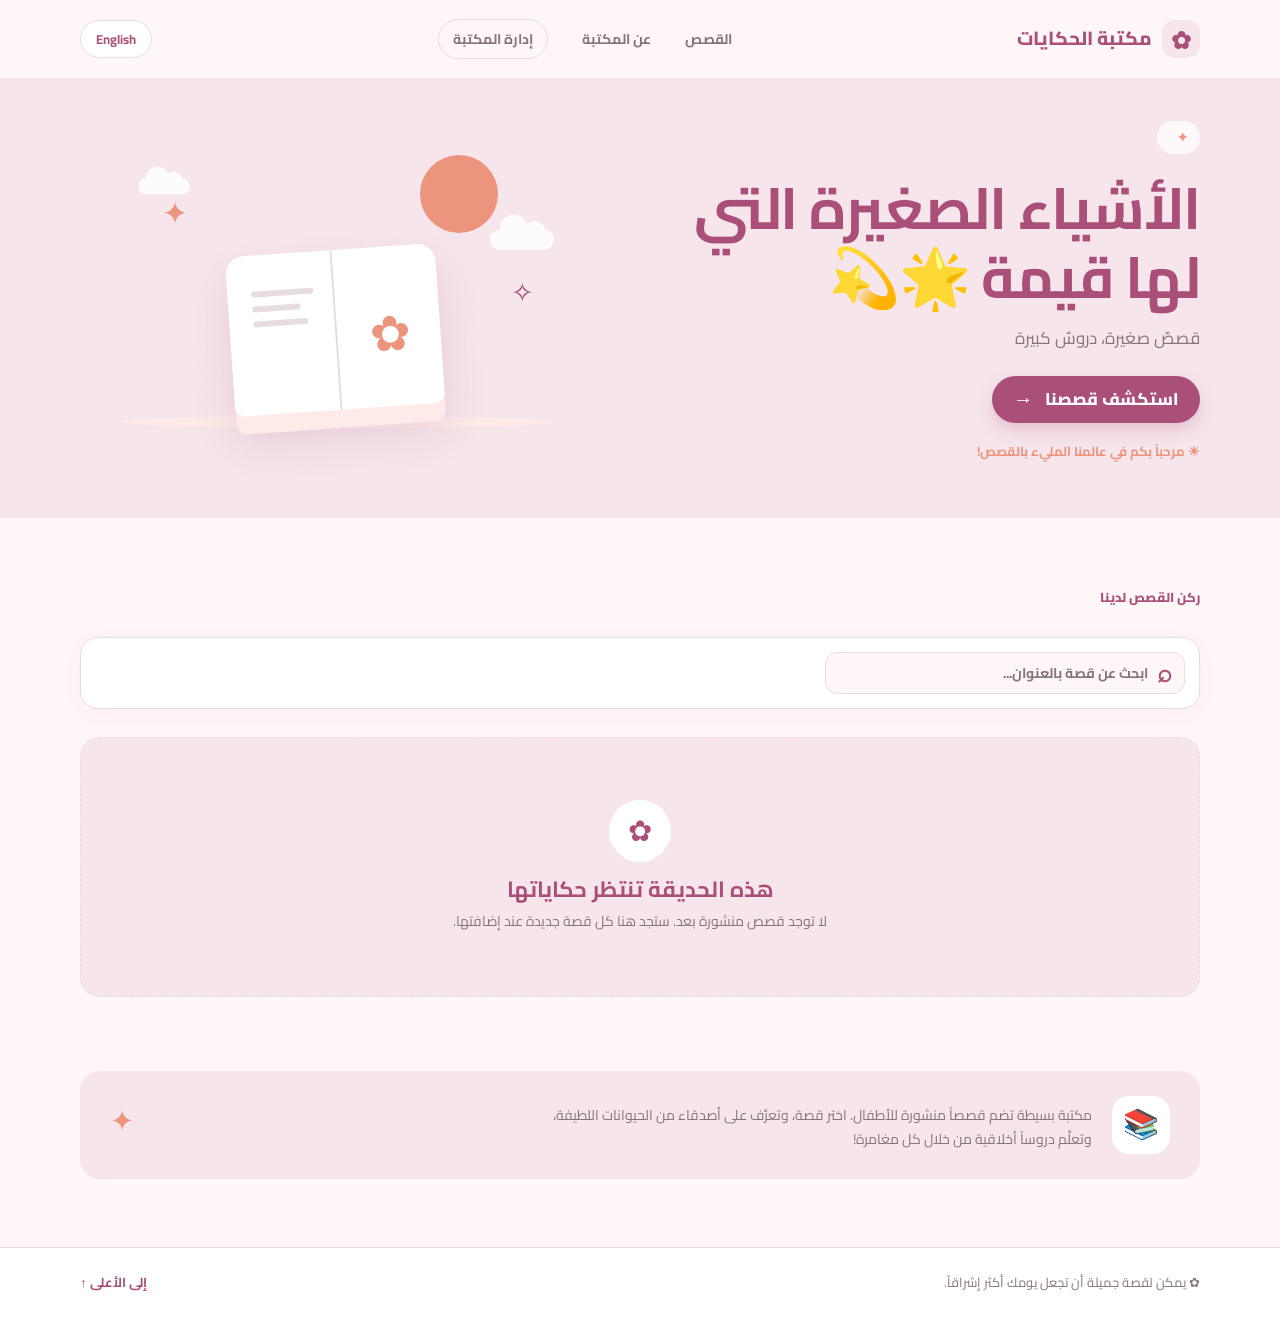
<file: index.html>
<!doctype html>
<html lang="ar" dir="rtl">
<head>
<meta charset="utf-8">
<meta name="viewport" content="width=device-width, initial-scale=1, viewport-fit=cover">
<meta name="theme-color" content="#fff9ee">
<meta name="description" content="مكتبة قصص للأطفال بالعربية والإنجليزية">
<title>مكتبة الحكايات</title>
<link rel="preconnect" href="https://fonts.googleapis.com">
<link rel="preconnect" href="https://fonts.gstatic.com" crossorigin>
<link rel="stylesheet" href="https://fonts.googleapis.com/css2?family=Cairo:wght@400;500;600;700;800&family=Fredoka:wght@400;500;600;700&display=swap">
<link rel="stylesheet" href="style.css">
</head>
<body id="top">
<header class="site-header">
  <div class="container nav-row">
    <a class="brand" href="index.html" data-i18n-aria="homeLabel" aria-label="الصفحة الرئيسية لمكتبة الحكايات">
      <span class="brand-mark" aria-hidden="true">✿</span>
      <span data-site-text="siteName">مكتبة الحكايات</span>
    </a>
    <nav class="main-nav" aria-label="Main navigation" data-i18n-aria="navLabel">
      <a href="#stories" data-i18n="navStories">القصص</a>
      <a href="#about" data-i18n="navAbout">عن المكتبة</a>
      <a class="nav-admin" href="admin.html" data-i18n="navAdmin">إدارة المكتبة</a>
    </nav>
    <button type="button" id="lang-btn" class="lang-btn" data-i18n="langBtn">English</button>
  </div>
</header>

<p class="site-config-warning container" id="site-config-warning" role="status" data-i18n="siteConfigLoadError" hidden>تعذر تحميل إعدادات المظهر المحفوظة. تُعرض الألوان الافتراضية مؤقتًا.</p>

<main>
  <section class="welcome">
    <div class="container welcome-grid">
      <div class="welcome-copy">
        <span class="eyebrow"><span aria-hidden="true">✦</span> <span data-site-text="eyebrow">قصص للأطفال بقلم كاتبها</span></span>
        <h1 data-site-text="heroTitle">هيا نكتشف حكاية جميلة</h1>
        <p class="lead" data-site-text="heroSubtitle">كتب صغيرة لقلوب كبيرة. اختر حكاية، افتحها واقرأها قبل النوم.</p>
        <a class="btn" href="#stories"><span data-site-text="browse">تصفّح الكتب</span><span aria-hidden="true">←</span></a>
        <div class="welcome-note"><span aria-hidden="true">☀</span> <span data-site-text="welcomeText">اقرأ، تخيّل، واستمتع!</span></div>
      </div>
      <div class="welcome-art" aria-hidden="true">
        <div class="art-sun"></div><span class="art-star star-one">✦</span><span class="art-star star-two">✧</span>
        <div class="art-cloud cloud-one"></div><div class="art-cloud cloud-two"></div>
        <div class="art-book"><span></span><span></span><span></span><i>✿</i></div>
        <div class="art-ground"></div>
      </div>
    </div>
  </section>

  <section class="library-section" id="stories" aria-labelledby="shelf-title">
    <div class="container">
      <div class="section-heading">
        <div><span class="section-kicker" data-site-text="sectionKicker">رفّنا الصغير</span><h2 id="shelf-title" data-site-text="shelfTitle">رفّ الكتب</h2></div>
        <p class="section-intro" data-site-text="sectionIntro">اختر حكايتك القادمة من هنا</p>
      </div>
      <div class="library-tools">
        <label class="search-box"><span aria-hidden="true">⌕</span><span class="sr-only" data-i18n="searchLabel">ابحث عن قصة بالعنوان</span>
          <input id="story-search" type="search" autocomplete="off" data-i18n-ph="searchPlaceholder" placeholder="ابحث عن قصة بالعنوان...">
        </label>
        <div class="chips" id="chips" role="group" data-i18n-aria="filterLabel" aria-label="تصفية حسب العمر"></div>
      </div>
      <div id="shelf-wrap" aria-live="polite" aria-busy="true"></div>
    </div>
  </section>

  <section class="quote-section" id="quote-section" hidden>
    <div class="container"><figure class="quote-card"><span class="quote-mark" aria-hidden="true">“</span><blockquote id="featured-quote-text"></blockquote><figcaption id="featured-quote-author" hidden></figcaption></figure></div>
  </section>

  <section class="about-section" id="about">
    <div class="container about-card"><span class="about-icon" aria-hidden="true">📚</span><div><h2 data-site-text="aboutTitle">مرحبًا بك في مكتبة الحكايات</h2><p data-site-text="aboutText">مكتبة بسيطة تجمع القصص المنشورة للصغار. اختر قصة، تعرّف عليها، ثم افتح كتابها لبدء القراءة.</p></div><span class="about-spark" aria-hidden="true">✦</span></div>
  </section>
</main>

<footer class="site-footer"><div class="container footer-row"><span><span aria-hidden="true">✿</span> <span data-site-text="footer">حكاية جميلة قد تجعل يومك أجمل.</span></span><a href="#top" data-i18n="backTop">إلى الأعلى ↑</a></div></footer>

<script src="i18n.js"></script>
<script src="site-config.js"></script>
<script>
(function () {
  var $ = function (id) { return document.getElementById(id); };
  var books = [], categoryFilter = "all", query = "", state = "loading";
  var siteConfig = SiteConfig.defaults();
  function applySiteConfig() { SiteConfig.apply(siteConfig); }
  function node(tag, attrs, children) {
    var el = document.createElement(tag);
    Object.keys(attrs || {}).forEach(function (key) {
      if (key === "class") el.className = attrs[key];
      else if (key === "text") el.textContent = attrs[key];
      else if (key.slice(0, 2) === "on") el.addEventListener(key.slice(2), attrs[key]);
      else el.setAttribute(key, attrs[key]);
    });
    (children || []).forEach(function (child) { if (child) el.appendChild(child); });
    return el;
  }
  function ageLabel(age) { var key = "age_" + age; return I18N.t(key) === key ? age : I18N.t(key); }
  function categoryOf(book) {
    if (typeof book.category === "string" && book.category.trim()) return { id: "category:" + book.category.trim(), label: I18N.pick(book, "category") };
    if (book.age) return { id: "age:" + book.age, label: ageLabel(book.age) };
    return null;
  }
  function cover(book, title) {
    var el = node("div", { class: "cover-art" });
    var placeholder = node("div", { class: "cover-placeholder" }, [node("span", { class: "cover-flower", text: "✿" }), node("b", { text: title })]);
    el.appendChild(placeholder);
    if (book.cover) {
      var img = node("img", { src: book.cover, alt: I18N.t("coverAlt") + title, loading: "lazy" });
      img.addEventListener("load", function () { el.classList.add("has-image"); });
      img.addEventListener("error", function () { img.remove(); });
      el.appendChild(img);
    }
    return el;
  }
  function card(book) {
    var title = I18N.pick(book, "title") || I18N.t("untitledStory");
    var summary = I18N.pick(book, "summary");
    var link = "story.html?id=" + encodeURIComponent(book.id || "");
    var open = node("a", { class: "story-open", href: link, text: I18N.t("storyDetails") });
    var items = [cover(book, title), node("div", { class: "story-card-content" }, [
      categoryOf(book) ? node("span", { class: "age-tag", text: categoryOf(book).label }) : null,
      node("h3", { text: title }),
      summary ? node("p", { class: "summary", text: summary }) : node("p", { class: "summary muted", text: I18N.t("summaryUnavailable") }),
      open
    ])];
    return node("article", { class: "story-card" }, items);
  }
  function render() {
    var categories = [];
    books.forEach(function (book) { var category = categoryOf(book); if (category && !categories.some(function (item) { return item.id === category.id; })) categories.push(category); });
    var chips = $("chips"); chips.textContent = "";
    if (categories.length) {
      [{ id: "all", label: I18N.t("all") }].concat(categories).forEach(function (value) {
        chips.appendChild(node("button", { class: "chip", type: "button", "aria-pressed": String(categoryFilter === value.id), text: value.label, onclick: function () { categoryFilter = value.id; render(); } }));
      });
    }
    var term = query.trim().toLocaleLowerCase(I18N.lang === "ar" ? "ar" : "en");
    var matches = books.filter(function (book) {
      var title = I18N.pick(book, "title");
      var otherTitle = I18N.lang === "en" ? (book.title || "") : (book.titleEn || "");
      var hasTitle = !term || (title + " " + otherTitle).toLocaleLowerCase().indexOf(term) !== -1;
      var category = categoryOf(book);
      return hasTitle && (categoryFilter === "all" || (category && category.id === categoryFilter));
    });
    var wrap = $("shelf-wrap"); wrap.textContent = ""; wrap.setAttribute("aria-busy", String(state === "loading"));
    if (!matches.length) {
      var key = state === "loading" ? "loading" : state === "error" ? "loadFail" : books.length ? "noSearchResults" : "emptyMsg";
      wrap.appendChild(node("div", { class: "empty-state" }, [node("span", { class: "empty-icon", "aria-hidden": "true", text: key === "noSearchResults" ? "⌕" : "✿" }), node("h3", { text: I18N.t(key === "loading" ? "loadingTitle" : key === "error" ? "loadErrorTitle" : key === "noSearchResults" ? "noResultsTitle" : "emptyTitle") }), node("p", { text: I18N.t(key) }), term && books.length ? node("button", { class: "text-button", type: "button", text: I18N.t("clearSearch"), onclick: function () { $("story-search").value = ""; query = ""; categoryFilter = "all"; render(); } }) : null]));
    } else {
      wrap.appendChild(node("div", { class: "story-grid" }, matches.map(card)));
    }
  }
  $("story-search").addEventListener("input", function (event) { query = event.target.value; render(); });
  I18N.on(function () { applySiteConfig(); render(); });
  applySiteConfig();
  SiteConfig.load().then(function (settings) { siteConfig = settings; applySiteConfig(); }).catch(function () {
    document.getElementById("site-config-warning").hidden = false;
  });
  render();
  fetch("books.json?v=" + Date.now()).then(function (response) { if (!response.ok) throw new Error(response.status); return response.json(); }).then(function (data) { books = Array.isArray(data) ? data : []; state = "ready"; render(); }).catch(function () { books = []; state = "error"; render(); });
})();
</script>
</body>
</html>
</file>
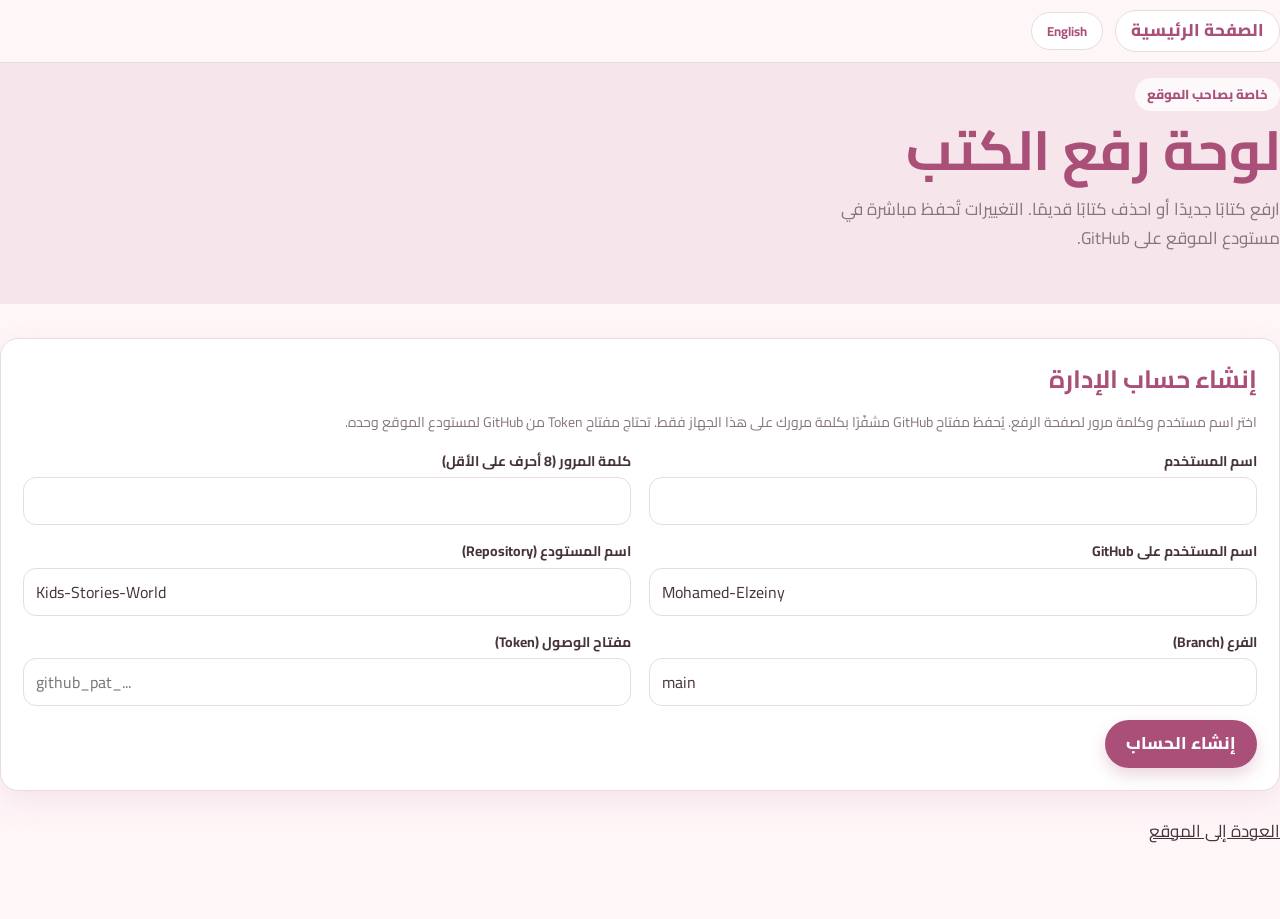
<file: admin.html>
<!doctype html>
<html lang="ar" dir="rtl">
<head>
<meta charset="utf-8">
<meta name="viewport" content="width=device-width, initial-scale=1, viewport-fit=cover">
<meta name="robots" content="noindex, nofollow">
<title>لوحة رفع الكتب</title>
<link rel="preconnect" href="https://fonts.googleapis.com">
<link rel="preconnect" href="https://fonts.gstatic.com" crossorigin>
<link rel="stylesheet" href="https://fonts.googleapis.com/css2?family=Cairo:wght@400;600;700&family=Fredoka:wght@500;600&family=Lalezar&display=swap">
<link rel="stylesheet" href="style.css">
</head>
<body>
<span id="admin-marker" hidden></span>

<header class="topbar">
  <div class="band-inner">
    <a class="admin-home-link" href="index.html" data-i18n="homePage">الصفحة الرئيسية</a>
    <button type="button" id="lang-btn" class="lang-btn" data-i18n="langBtn">English</button>
  </div>
</header>

<div class="hero slim">
  <div class="band-inner">
    <div class="hero-text">
      <p class="eyebrow" data-i18n="aEyebrow">خاصة بصاحب الموقع</p>
      <h1 data-i18n="adminTitle">لوحة رفع الكتب</h1>
      <p class="lead" data-i18n="aLead">ارفع كتابًا جديدًا أو احذف كتابًا قديمًا.</p>
    </div>
  </div>
</div>

<main>
  <div class="band-inner">

    <!-- شاشة الدخول / الإعداد -->
    <section class="panel" id="lock-screen" aria-labelledby="lock-title">
      <h2 id="lock-title"></h2>
      <p class="note" id="lock-note"></p>
      <form id="lock-form" novalidate autocomplete="off">
        <div class="field">
          <label for="l-user" data-i18n="lUser">اسم المستخدم</label>
          <input type="text" id="l-user" dir="ltr" autocomplete="username">
        </div>
        <div class="field">
          <label for="l-pass" id="l-pass-label" data-i18n="lPass">كلمة المرور</label>
          <input type="password" id="l-pass" dir="ltr" autocomplete="current-password">
        </div>
        <div class="field setup-only">
          <label for="c-owner" data-i18n="cOwner">اسم المستخدم على GitHub</label>
          <input type="text" id="c-owner" dir="ltr" autocomplete="off" value="Mohamed-Elzeiny" placeholder="username">
        </div>
        <div class="field setup-only">
          <label for="c-repo" data-i18n="cRepo">اسم المستودع</label>
          <input type="text" id="c-repo" dir="ltr" autocomplete="off" value="Kids-Stories-World" placeholder="repository">
        </div>
        <div class="field setup-only">
          <label for="c-branch" data-i18n="cBranch">الفرع</label>
          <input type="text" id="c-branch" dir="ltr" autocomplete="off" value="main">
        </div>
        <div class="field setup-only">
          <label for="c-token" data-i18n="cToken">مفتاح الوصول</label>
          <input type="password" id="c-token" dir="ltr" autocomplete="off" placeholder="github_pat_...">
        </div>
        <div class="form-foot">
          <button class="btn" type="submit" id="l-submit"></button>
          <button class="btn small" type="button" id="l-reconfigure" data-i18n="lReconfigure" hidden>تغيير مستودع GitHub</button>
          <button class="btn small danger" type="button" id="l-reset" data-i18n="lReset">نسيت كلمة المرور أو أريد البدء من جديد</button>
          <p class="status" id="l-status" role="status" aria-live="polite"></p>
        </div>
      </form>
    </section>

    <!-- لوحة الإدارة بعد الدخول -->
    <div id="app-screen" hidden>
      <section class="panel settings-panel" aria-labelledby="settings-title">
        <div class="section-head"><h2 id="settings-title" data-i18n="siteSettingsTitle">إعدادات الموقع</h2></div>
        <p class="note" data-i18n="settingsNote">تُحفظ الإعدادات في site-config.json عبر GitHub عند الضغط على حفظ.</p>
        <form id="site-settings-form" class="settings-form">
          <fieldset class="settings-group"><legend data-i18n="settingsIdentity">هوية الموقع</legend>
            <div class="settings-fields">
              <div class="field"><label for="setting-name-ar" data-i18n="siteNameAr">اسم الموقع بالعربية</label><input id="setting-name-ar" type="text" maxlength="100"></div>
              <div class="field"><label for="setting-name-en" data-i18n="siteNameEn">اسم الموقع بالإنجليزية</label><input id="setting-name-en" type="text" dir="ltr" maxlength="100"></div>
            </div>
          </fieldset>
          <fieldset class="settings-group"><legend data-i18n="settingsHomeText">نصوص الصفحة الرئيسية</legend>
            <div class="settings-fields">
              <div class="field"><label for="setting-eyebrow-ar" data-i18n="settingEyebrow">عبارة ترحيبية قصيرة (عربي)</label><input id="setting-eyebrow-ar" type="text" maxlength="250"></div><div class="field"><label for="setting-eyebrow-en" data-i18n="settingEyebrowEn">Short intro (English)</label><input id="setting-eyebrow-en" type="text" dir="ltr" maxlength="250"></div>
              <div class="field"><label for="setting-heroTitle-ar" data-i18n="settingHeroTitleAr">العنوان الرئيسي (عربي)</label><input id="setting-heroTitle-ar" type="text" maxlength="250"></div><div class="field"><label for="setting-heroTitle-en" data-i18n="settingHeroTitleEn">Main heading (English)</label><input id="setting-heroTitle-en" type="text" dir="ltr" maxlength="250"></div>
              <div class="field"><label for="setting-heroSubtitle-ar" data-i18n="settingSubtitleAr">العنوان الفرعي (عربي)</label><textarea id="setting-heroSubtitle-ar" maxlength="1000"></textarea></div><div class="field"><label for="setting-heroSubtitle-en" data-i18n="settingSubtitleEn">Subtitle (English)</label><textarea id="setting-heroSubtitle-en" dir="ltr" maxlength="1000"></textarea></div>
              <div class="field"><label for="setting-welcomeText-ar" data-i18n="settingWelcomeAr">نص ترحيبي (عربي)</label><input id="setting-welcomeText-ar" type="text" maxlength="250"></div><div class="field"><label for="setting-welcomeText-en" data-i18n="settingWelcomeEn">Welcome text (English)</label><input id="setting-welcomeText-en" type="text" dir="ltr" maxlength="250"></div>
              <div class="field"><label for="setting-browse-ar" data-i18n="settingBrowseAr">نص زر القصص (عربي)</label><input id="setting-browse-ar" type="text" maxlength="100"></div><div class="field"><label for="setting-browse-en" data-i18n="settingBrowseEn">Stories button (English)</label><input id="setting-browse-en" type="text" dir="ltr" maxlength="100"></div>
              <div class="field"><label for="setting-sectionKicker-ar" data-i18n="settingKickerAr">عبارة قسم القصص (عربي)</label><input id="setting-sectionKicker-ar" type="text" maxlength="150"></div><div class="field"><label for="setting-sectionKicker-en" data-i18n="settingKickerEn">Stories section label (English)</label><input id="setting-sectionKicker-en" type="text" dir="ltr" maxlength="150"></div>
              <div class="field"><label for="setting-shelfTitle-ar" data-i18n="settingShelfAr">عنوان قسم القصص (عربي)</label><input id="setting-shelfTitle-ar" type="text" maxlength="150"></div><div class="field"><label for="setting-shelfTitle-en" data-i18n="settingShelfEn">Stories section heading (English)</label><input id="setting-shelfTitle-en" type="text" dir="ltr" maxlength="150"></div>
              <div class="field"><label for="setting-sectionIntro-ar" data-i18n="settingSectionIntroAr">وصف قسم القصص (عربي)</label><textarea id="setting-sectionIntro-ar" maxlength="500"></textarea></div><div class="field"><label for="setting-sectionIntro-en" data-i18n="settingSectionIntroEn">Stories section description (English)</label><textarea id="setting-sectionIntro-en" dir="ltr" maxlength="500"></textarea></div>
              <div class="field"><label for="setting-aboutTitle-ar" data-i18n="settingAboutTitleAr">عنوان التعريف (عربي)</label><input id="setting-aboutTitle-ar" type="text" maxlength="150"></div><div class="field"><label for="setting-aboutTitle-en" data-i18n="settingAboutTitleEn">About heading (English)</label><input id="setting-aboutTitle-en" type="text" dir="ltr" maxlength="150"></div>
              <div class="field"><label for="setting-aboutText-ar" data-i18n="settingAboutTextAr">وصف الموقع (عربي)</label><textarea id="setting-aboutText-ar" maxlength="1500"></textarea></div><div class="field"><label for="setting-aboutText-en" data-i18n="settingAboutTextEn">Site description (English)</label><textarea id="setting-aboutText-en" dir="ltr" maxlength="1500"></textarea></div>
              <div class="field"><label for="setting-footer-ar" data-i18n="settingFooterAr">نص التذييل (عربي)</label><input id="setting-footer-ar" type="text" maxlength="250"></div><div class="field"><label for="setting-footer-en" data-i18n="settingFooterEn">Footer text (English)</label><input id="setting-footer-en" type="text" dir="ltr" maxlength="250"></div>
            </div>
          </fieldset>
          <fieldset class="settings-group"><legend data-i18n="settingsQuotes">الاقتباسات</legend><p class="note" data-i18n="quoteNote">أضف اقتباساتك الخاصة، ثم اختر واحدًا لعرضه.</p>
            <div class="quote-editor">
              <div class="field"><label for="quote-text-ar" data-i18n="quoteTextAr">الاقتباس (عربي)</label><textarea id="quote-text-ar" maxlength="500"></textarea></div><div class="field"><label for="quote-text-en" data-i18n="quoteTextEn">Quote (English)</label><textarea id="quote-text-en" dir="ltr" maxlength="500"></textarea></div>
              <div class="field"><label for="quote-author-ar" data-i18n="quoteAuthorAr">صاحب الاقتباس (اختياري)</label><input id="quote-author-ar" type="text" maxlength="100"></div><div class="field"><label for="quote-author-en" data-i18n="quoteAuthorEn">Quote author (optional)</label><input id="quote-author-en" type="text" dir="ltr" maxlength="100"></div>
              <div class="form-foot"><button class="btn small" id="quote-save" type="button" data-i18n="quoteAdd">إضافة الاقتباس</button><button class="btn small danger" id="quote-cancel" type="button" data-i18n="quoteCancel">إلغاء التعديل</button></div>
            </div><ul class="manage quote-list" id="quote-list"></ul>
          </fieldset>
          <fieldset class="settings-group"><legend data-i18n="settingsAppearance">الألوان والخطوط</legend>
            <p class="note" data-i18n="paletteNote">اختر ستايل ألوان متناسقًا لتطبيقه على الموقع بالكامل.</p>
            <div class="palette-options" id="palette-options" role="radiogroup" data-i18n-aria="paletteLabel" aria-label="أنماط الألوان"></div>
            <div class="settings-fields"><div class="field"><label for="setting-font" data-i18n="settingFont">نوع الخط</label><select id="setting-font"><option value="cairo" data-i18n="fontCairo">القاهرة / Cairo</option><option value="system" data-i18n="fontSystem">خط النظام</option><option value="serif" data-i18n="fontSerif">خط كلاسيكي</option></select></div>
              <div class="field"><label for="setting-heading-size" data-i18n="headingSize">حجم العناوين</label><select id="setting-heading-size"><option value="small" data-i18n="sizeSmall">صغير</option><option value="medium" data-i18n="sizeMedium">متوسط</option><option value="large" data-i18n="sizeLarge">كبير</option></select></div>
              <div class="field"><label for="setting-body-size" data-i18n="bodySize">حجم النصوص</label><select id="setting-body-size"><option value="small" data-i18n="sizeSmall">صغير</option><option value="medium" data-i18n="sizeMedium">متوسط</option><option value="large" data-i18n="sizeLarge">كبير</option></select></div></div>
          </fieldset>
          <fieldset class="settings-group"><legend data-i18n="settingsPreview">معاينة مباشرة</legend><div class="settings-preview" id="settings-preview"><strong id="settings-preview-name"></strong><h3 id="settings-preview-title"></h3><p id="settings-preview-copy"></p><button type="button" class="btn small" id="settings-preview-button" data-i18n="browse">تصفّح الكتب</button></div></fieldset>
          <div class="form-foot"><button class="btn" id="settings-save" type="submit" data-i18n="saveSettings">حفظ الإعدادات</button><button class="btn small danger" id="settings-cancel" type="button" data-i18n="cancelSettings">إلغاء التعديلات</button><p class="status" id="settings-status" role="status" aria-live="polite"></p></div>
        </form>
      </section>
      <section class="panel" aria-labelledby="add-title">
        <div class="section-head">
          <h2 id="add-title" data-i18n="addTitle">2. إضافة كتاب جديد</h2>
          <button class="btn small danger" type="button" id="logout" data-i18n="lLogout">تسجيل الخروج</button>
        </div>
        <p class="note" data-i18n="addNote">ملف الكتاب بصيغة PDF.</p>
        <p class="note" id="conn-info"></p>
        <form id="book-form" novalidate>
          <div class="field">
            <label for="f-title-ar" data-i18n="fTitleAr">عنوان القصة (عربي)</label>
            <input type="text" id="f-title-ar" maxlength="80" data-i18n-ph="fPhTitleAr" placeholder="">
          </div>
          <div class="field">
            <label for="f-title-en" data-i18n="fTitleEn">عنوان القصة (إنجليزي)</label>
            <input type="text" id="f-title-en" dir="ltr" maxlength="80" data-i18n-ph="fPhTitleEn" placeholder="">
          </div>
          <div class="field">
            <label for="f-age" data-i18n="fAge">الفئة العمرية</label>
            <select id="f-age">
              <option value="4-8" data-i18n="age_4-8" selected>4 - 8 سنوات</option>
            </select>
          </div>
          <div class="field">
            <label for="f-category-ar" data-i18n="fCategoryAr">التصنيف (عربي، اختياري)</label>
            <input type="text" id="f-category-ar" maxlength="40">
          </div>
          <div class="field">
            <label for="f-category-en" data-i18n="fCategoryEn">Category (English, optional)</label>
            <input type="text" id="f-category-en" dir="ltr" maxlength="40">
          </div>
          <div class="field">
            <label for="f-pdf" data-i18n="fPdf">ملف الكتاب (PDF)</label>
            <input type="file" id="f-pdf" accept="application/pdf,.pdf">
          </div>
          <div class="field">
            <label for="f-sum-ar" data-i18n="fSumAr">نبذة قصيرة (عربي)</label>
            <textarea id="f-sum-ar" maxlength="300" data-i18n-ph="fPhSumAr" placeholder=""></textarea>
          </div>
          <div class="field">
            <label for="f-sum-en" data-i18n="fSumEn">نبذة قصيرة (إنجليزي)</label>
            <textarea id="f-sum-en" dir="ltr" maxlength="300" data-i18n-ph="fPhSumEn" placeholder=""></textarea>
          </div>
          <div class="field wide">
            <label for="f-cover" data-i18n="fCover">صورة الغلاف (اختياري)</label>
            <input type="file" id="f-cover" accept="image/png,image/jpeg,image/webp">
          </div>
          <div class="form-foot">
            <button class="btn" type="submit" id="f-submit" data-i18n="fSubmit">رفع الكتاب</button>
            <p class="status" id="f-status" role="status" aria-live="polite"></p>
          </div>
        </form>
      </section>

      <section class="panel" aria-labelledby="list-title" style="margin-top: 28px">
        <h2 id="list-title" data-i18n="listTitle">3. الكتب الحالية</h2>
        <ul class="manage" id="manage"></ul>
        <p class="status" id="m-status" role="status" aria-live="polite"></p>
      </section>
    </div>

    <p><a href="index.html" data-i18n="backSite">العودة إلى الموقع</a></p>
  </div>
</main>

<script src="i18n.js"></script>
<script src="site-config.js"></script>
<script>
(function () {
  var $ = function (id) { return document.getElementById(id); };
  var T = I18N.t;
  var VAULT = "stories-vault-v1";
  var MAX_PDF = 25 * 1024 * 1024;
  var session = null;     /* { owner, repo, branch, token } في الذاكرة فقط */
  var books = [];
  var armed = null;
  var busy = false;
  var resetArmed = false;
  var reconfigureArmed = false;
  var siteSettings = SiteConfig.defaults();
  var savedSiteSettings = SiteConfig.defaults();
  var siteSettingsSha = null;
  var siteSettingsAvailable = false;
  var settingsBusy = false;
  var editingQuoteId = null;

  function h(tag, attrs, kids) {
    var n = document.createElement(tag);
    Object.keys(attrs || {}).forEach(function (k) {
      if (k === "class") n.className = attrs[k];
      else if (k === "text") n.textContent = attrs[k];
      else if (k.slice(0, 2) === "on") n.addEventListener(k.slice(2), attrs[k]);
      else n.setAttribute(k, attrs[k]);
    });
    (kids || []).forEach(function (c) { if (c) n.appendChild(c); });
    return n;
  }

  function say(id, text, kind) {
    var s = $(id);
    s.textContent = text || "";
    s.className = "status" + (kind ? " " + kind : "");
  }

  /* ---------- التشفير: كلمة المرور تحمي مفتاح GitHub على هذا الجهاز ---------- */
  var enc = new TextEncoder(), dec = new TextDecoder();
  function b64(buf) { var a = new Uint8Array(buf), s = ""; for (var i = 0; i < a.length; i++) s += String.fromCharCode(a[i]); return btoa(s); }
  function unb64(s) { var b = atob(s), a = new Uint8Array(b.length); for (var i = 0; i < b.length; i++) a[i] = b.charCodeAt(i); return a; }
  function hasCrypto() { return !!(window.crypto && crypto.subtle); }

  function deriveKey(user, pass, salt) {
    return crypto.subtle.importKey("raw", enc.encode(user.trim().toLowerCase() + ":" + pass), "PBKDF2", false, ["deriveKey"])
      .then(function (k) {
        return crypto.subtle.deriveKey(
          { name: "PBKDF2", salt: salt, iterations: 200000, hash: "SHA-256" },
          k, { name: "AES-GCM", length: 256 }, false, ["encrypt", "decrypt"]);
      });
  }
  function seal(user, pass, obj) {
    var salt = crypto.getRandomValues(new Uint8Array(16));
    var iv = crypto.getRandomValues(new Uint8Array(12));
    return deriveKey(user, pass, salt).then(function (key) {
      return crypto.subtle.encrypt({ name: "AES-GCM", iv: iv }, key, enc.encode(JSON.stringify(obj)));
    }).then(function (ct) {
      return { v: 1, salt: b64(salt), iv: b64(iv), data: b64(ct) };
    });
  }
  function unseal(user, pass, v) {
    return deriveKey(user, pass, unb64(v.salt)).then(function (key) {
      return crypto.subtle.decrypt({ name: "AES-GCM", iv: unb64(v.iv) }, key, unb64(v.data));
    }).then(function (pt) { return JSON.parse(dec.decode(pt)); });
  }
  function getVault() { try { return JSON.parse(localStorage.getItem(VAULT) || "null"); } catch (e) { return null; } }

  /* ---------- شاشة الدخول ---------- */
  function showLock() {
    var hasVault = !!getVault();
    $("lock-title").textContent = T(reconfigureArmed ? "reconfigureTitle" : hasVault ? "loginTitle" : "setupTitle");
    $("lock-note").textContent = T(reconfigureArmed ? "reconfigureNote" : hasVault ? "loginNote" : "setupNote");
    $("l-submit").textContent = T(reconfigureArmed ? "lReconfigureSubmit" : hasVault ? "lLoginBtn" : "lSetupBtn");
    $("l-pass-label").textContent = T(hasVault ? "lPass" : "lPassNew");
    $("l-pass").setAttribute("autocomplete", hasVault ? "current-password" : "new-password");
    document.querySelectorAll(".setup-only").forEach(function (n) { n.hidden = hasVault && !reconfigureArmed; });
    $("l-reconfigure").hidden = !hasVault;
    $("l-reset").hidden = !hasVault;
    $("l-reset").textContent = T(resetArmed ? "lResetConfirm" : "lReset");
    $("lock-screen").hidden = !!session;
    $("app-screen").hidden = !session;
    if (session) $("conn-info").textContent = T("connInfo") + session.owner + "/" + session.repo + " (" + session.branch + ")";
  }

  $("lock-form").addEventListener("submit", function (ev) {
    ev.preventDefault();
    if (busy) return;
    if (!hasCrypto()) { say("l-status", T("eNoCrypto"), "err"); return; }
    var user = $("l-user").value.trim(), pass = $("l-pass").value;
    if (!user || !pass) { say("l-status", T("mNeedUser"), "err"); return; }
    var vault = getVault();
    busy = true; $("l-submit").disabled = true; say("l-status", "…");

    var job;
    var isReconfigure = !!vault && reconfigureArmed;
    var isNewSetup = !vault;
    if (isNewSetup || isReconfigure) {
      var cfg = {
        owner: $("c-owner").value.trim(), repo: $("c-repo").value.trim(),
        branch: $("c-branch").value.trim() || "main", token: $("c-token").value.trim()
      };
      if (isNewSetup && pass.length < 8) { busy = false; $("l-submit").disabled = false; say("l-status", T("ePassShort"), "err"); return; }
      if (!cfg.owner || !cfg.repo || !cfg.token) { busy = false; $("l-submit").disabled = false; say("l-status", T("mNeedConn"), "err"); return; }
      if (isReconfigure) {
        job = unseal(user, pass, vault).catch(function () { var e = new Error("wrong"); e.wrong = true; throw e; })
          .then(function () { return validateConnection(cfg); }).then(function () { return cfg; });
      } else job = validateConnection(cfg).then(function () { return cfg; });
    } else {
      job = unseal(user, pass, vault).catch(function () { var e = new Error("wrong"); e.wrong = true; throw e; })
        .then(function (cfg) { return validateConnection(cfg).then(function () { return cfg; }); });
    }
    job.then(function (cfg) {
      if (isNewSetup || isReconfigure) return seal(user, pass, cfg).then(function (v) {
        try { localStorage.setItem(VAULT, JSON.stringify(v)); } catch (e) { var storageError = new Error("vault"); storageError.vault = true; throw storageError; }
        return cfg;
      });
      return cfg;
    }).then(function (cfg) {
      session = cfg;
      reconfigureArmed = false;
      $("l-pass").value = ""; $("c-token").value = "";
      say("l-status", "");
      showLock();
      refresh();
      loadSiteSettings();
    }).catch(function (e) {
      say("l-status", e && e.wrong ? T("eWrong") : e && e.vault ? T("eVault") : errText(e), "err");
    }).then(function () { busy = false; $("l-submit").disabled = false; });
  });

  $("l-reconfigure").addEventListener("click", function () {
    reconfigureArmed = !reconfigureArmed;
    if (reconfigureArmed) {
      $("c-owner").value = "Mohamed-Elzeiny";
      $("c-repo").value = "Kids-Stories-World";
      $("c-branch").value = "main";
      $("c-token").value = "";
    }
    showLock();
    say("l-status", reconfigureArmed ? T("reconfigurePrompt") : "");
  });

  $("l-reset").addEventListener("click", function () {
    if (!resetArmed) {
      resetArmed = true; showLock();
      setTimeout(function () { resetArmed = false; showLock(); }, 5000);
      return;
    }
    try { localStorage.removeItem(VAULT); } catch (e) {}
    resetArmed = false; session = null; say("l-status", ""); showLock();
  });

  $("logout").addEventListener("click", function () {
    session = null; books = []; renderList(); say("l-status", ""); showLock();
  });

  /* ---------- GitHub ---------- */
  function gh(method, path, body) {
    var c = session;
    var url = "https://api.github.com/repos/" + encodeURIComponent(c.owner) + "/" + encodeURIComponent(c.repo) + "/contents/" + path;
    if (method === "GET") url += "?ref=" + encodeURIComponent(c.branch) + "&t=" + Date.now();
    return fetch(url, {
      method: method,
      headers: {
        "Authorization": "Bearer " + c.token,
        "Accept": "application/vnd.github+json",
        "X-GitHub-Api-Version": "2022-11-28"
      },
      body: body ? JSON.stringify(body) : undefined
    }).then(function (r) {
      if (r.status === 204) return {};
      return r.json().catch(function () { return {}; }).then(function (j) {
        if (!r.ok) { var e = new Error(j.message || r.status); e.status = r.status; e.githubMessage = j.message || ""; e.method = method; e.path = path; throw e; }
        return j;
      });
    });
  }

  function validateConnection(cfg) {
    var base = "https://api.github.com/repos/" + encodeURIComponent(cfg.owner) + "/" + encodeURIComponent(cfg.repo);
    function check(path, step) {
      return fetch(base + path, { headers: {
        "Authorization": "Bearer " + cfg.token,
        "Accept": "application/vnd.github+json",
        "X-GitHub-Api-Version": "2022-11-28"
      } }).then(function (response) {
        return response.json().catch(function () { return {}; }).then(function (data) {
          if (!response.ok) {
            var error = new Error(data.message || response.status);
            error.status = response.status; error.githubMessage = data.message || ""; error.connectionStep = step;
            throw error;
          }
          return data;
        });
      });
    }
    return check("", "repo").then(function () {
      return check("/branches/" + encodeURIComponent(cfg.branch), "branch");
    }).then(function () {
      return check("/contents/books.json?ref=" + encodeURIComponent(cfg.branch), "contents");
    });
  }

  function errText(e) {
    var s = e && e.status;
    if (s === 401) return T("e401");
    if (s === 403) return T("e403") + (e.githubMessage ? " " + e.githubMessage : "");
    if (s === 404 && e.connectionStep === "repo") return T("eRepoMissing");
    if (s === 404 && e.connectionStep === "branch") return T("eBranchMissing");
    if (s === 404 && e.connectionStep === "contents") return T("eContentsMissing") + (e.githubMessage ? " " + e.githubMessage : "");
    if (s === 404 && e.method === "PUT") return T("eWrite404") + (e.githubMessage ? " " + e.githubMessage : "");
    if (s === 404) return T("e404") + (e.githubMessage ? " " + e.githubMessage : "");
    if (s === 409 || s === 422) return T("e409");
    if (!s) return T("eNet");
    return T("eOther") + " (" + s + ")";
  }

  function blobB64(blob) {
    return new Promise(function (res, rej) {
      var r = new FileReader();
      r.onload = function () { res(String(r.result).split(",")[1]); };
      r.onerror = rej;
      r.readAsDataURL(blob);
    });
  }
  function textB64(s) { return b64(enc.encode(s)); }
  function b64Text(s) { return dec.decode(unb64(s.replace(/\s/g, ""))); }

  /* ---------- إعدادات الموقع ---------- */
  var textKeys = ["eyebrow", "heroTitle", "heroSubtitle", "welcomeText", "browse", "sectionKicker", "shelfTitle", "sectionIntro", "aboutTitle", "aboutText", "footer"];
  var paletteDefinitions = SiteConfig.palettes();
  function putPair(root, key, language, value) { root[key][language] = value; }
  function readSettingsForm() {
    siteSettings.siteName.ar = $("setting-name-ar").value;
    siteSettings.siteName.en = $("setting-name-en").value;
    textKeys.forEach(function (key) {
      putPair(siteSettings.texts, key, "ar", $("setting-" + key + "-ar").value);
      putPair(siteSettings.texts, key, "en", $("setting-" + key + "-en").value);
    });
    siteSettings.theme.font = $("setting-font").value;
    siteSettings.theme.headingSize = $("setting-heading-size").value;
    siteSettings.theme.bodySize = $("setting-body-size").value;
    siteSettings = SiteConfig.normalize(siteSettings);
  }
  function previewSettings() {
    readSettingsForm();
    SiteConfig.apply(siteSettings);
    var preview = $("settings-preview");
    preview.style.setProperty("--color-primary", siteSettings.theme.primary);
    preview.style.setProperty("--color-secondary", siteSettings.theme.secondary);
    preview.style.setProperty("--color-page", siteSettings.theme.background);
    preview.style.setProperty("--color-ink", siteSettings.theme.text);
    preview.style.setProperty("--color-button", siteSettings.theme.button);
    preview.style.setProperty("--color-paper", siteSettings.theme.card);
    preview.style.setProperty("--font-body", siteSettings.theme.font === "serif" ? 'Georgia, "Times New Roman", Tahoma, serif' : siteSettings.theme.font === "system" ? 'Tahoma, Arial, "Segoe UI", sans-serif' : '"Cairo", "Segoe UI", Tahoma, Arial, sans-serif');
    preview.style.setProperty("--font-display", siteSettings.theme.font === "serif" ? 'Georgia, "Times New Roman", Tahoma, serif' : siteSettings.theme.font === "system" ? '"Trebuchet MS", Tahoma, Arial, sans-serif' : (I18N.lang === "en" ? '"Fredoka", "Cairo", "Segoe UI", Tahoma, sans-serif' : '"Cairo", "Segoe UI", Tahoma, sans-serif'));
    preview.style.setProperty("--heading-scale", { small: "0.9", medium: "1", large: "1.12" }[siteSettings.theme.headingSize]);
    preview.style.setProperty("--body-scale", { small: "0.9", medium: "1", large: "1.1" }[siteSettings.theme.bodySize]);
    var lang = I18N.lang;
    $("settings-preview-name").textContent = siteSettings.siteName[lang] || siteSettings.siteName[lang === "en" ? "ar" : "en"];
    $("settings-preview-title").textContent = siteSettings.texts.heroTitle[lang] || siteSettings.texts.heroTitle[lang === "en" ? "ar" : "en"];
    $("settings-preview-copy").textContent = T("previewCopy");
    $("settings-preview-button").style.fontFamily = "var(--font-body)";
  }
  function fillSettingsForm(config) {
    siteSettings = SiteConfig.clone(config);
    $("setting-name-ar").value = siteSettings.siteName.ar;
    $("setting-name-en").value = siteSettings.siteName.en;
    textKeys.forEach(function (key) {
      $("setting-" + key + "-ar").value = siteSettings.texts[key].ar;
      $("setting-" + key + "-en").value = siteSettings.texts[key].en;
    });
    renderPalettes();
    $("setting-font").value = siteSettings.theme.font;
    $("setting-heading-size").value = siteSettings.theme.headingSize;
    $("setting-body-size").value = siteSettings.theme.bodySize;
    renderQuotes(); previewSettings();
  }
  function renderPalettes() {
    var container = $("palette-options"); container.textContent = "";
    if (siteSettings.theme.palette === "custom") container.appendChild(h("p", { class: "palette-legacy-note", text: T("paletteCustomNotice") }));
    Object.keys(paletteDefinitions).forEach(function (id) {
      var palette = paletteDefinitions[id];
      var radio = h("input", { type: "radio", name: "site-palette", value: id });
      radio.checked = siteSettings.theme.palette === id;
      var swatches = h("span", { class: "palette-swatches", "aria-hidden": "true" });
      ["primary", "secondary", "background", "button"].forEach(function (key) {
        var swatch = h("span", { class: "palette-swatch" });
        swatch.style.backgroundColor = palette.colors[key];
        swatches.appendChild(swatch);
      });
      container.appendChild(h("label", { class: "palette-option" + (radio.checked ? " selected" : "") }, [radio, h("span", { class: "palette-title", text: T(palette.label) }), swatches]));
    });
  }
  function quoteText(quote) { return quote.text[I18N.lang] || quote.text[I18N.lang === "en" ? "ar" : "en"]; }
  function renderQuotes() {
    var list = $("quote-list"); list.textContent = "";
    if (!siteSettings.quotes.length) { list.appendChild(h("li", {}, [h("span", { class: "t", text: T("quoteEmpty") })])); return; }
    siteSettings.quotes.forEach(function (quote) {
      var tools = h("span", { class: "quote-tools" });
      var radio = h("input", { type: "radio", name: "featured-quote", value: quote.id, "aria-label": T("quoteFeature") });
      radio.checked = siteSettings.featuredQuoteId === quote.id;
      radio.addEventListener("change", function () { siteSettings.featuredQuoteId = quote.id; previewSettings(); say("settings-status", T("settingsUnsaved")); });
      tools.appendChild(radio); tools.appendChild(h("span", { text: T("quoteFeature") }));
      tools.appendChild(h("button", { class: "btn small", type: "button", text: T("quoteEdit"), onclick: function () { editQuote(quote); } }));
      tools.appendChild(h("button", { class: "btn small danger", type: "button", text: T("quoteDelete"), onclick: function () { deleteQuote(quote); } }));
      var author = quote.author[I18N.lang] || quote.author[I18N.lang === "en" ? "ar" : "en"];
      list.appendChild(h("li", {}, [h("span", { class: "quote-copy t" }, [document.createTextNode(quoteText(quote)), author ? h("small", { text: author }) : null]), tools]));
    });
  }
  function resetQuoteEditor() {
    editingQuoteId = null;
    $("quote-text-ar").value = ""; $("quote-text-en").value = "";
    $("quote-author-ar").value = ""; $("quote-author-en").value = "";
    $("quote-save").textContent = T("quoteAdd");
  }
  function editQuote(quote) {
    editingQuoteId = quote.id;
    $("quote-text-ar").value = quote.text.ar; $("quote-text-en").value = quote.text.en;
    $("quote-author-ar").value = quote.author.ar; $("quote-author-en").value = quote.author.en;
    $("quote-save").textContent = T("quoteUpdate");
  }
  function deleteQuote(quote) {
    siteSettings.quotes = siteSettings.quotes.filter(function (item) { return item.id !== quote.id; });
    if (siteSettings.featuredQuoteId === quote.id) siteSettings.featuredQuoteId = siteSettings.quotes.length ? siteSettings.quotes[0].id : "";
    if (editingQuoteId === quote.id) resetQuoteEditor();
    renderQuotes(); previewSettings(); say("settings-status", T("settingsUnsaved"));
  }
  $("quote-save").addEventListener("click", function () {
    var text = { ar: $("quote-text-ar").value.trim(), en: $("quote-text-en").value.trim() };
    if (!text.ar && !text.en) { say("settings-status", T("quoteNeedText"), "err"); return; }
    var quote = { id: editingQuoteId || ("quote-" + Date.now().toString(36)), text: text, author: { ar: $("quote-author-ar").value.trim(), en: $("quote-author-en").value.trim() } };
    var index = siteSettings.quotes.findIndex(function (item) { return item.id === editingQuoteId; });
    if (index >= 0) siteSettings.quotes[index] = quote; else siteSettings.quotes.push(quote);
    if (!siteSettings.featuredQuoteId) siteSettings.featuredQuoteId = quote.id;
    resetQuoteEditor(); renderQuotes(); previewSettings(); say("settings-status", T("settingsUnsaved"));
  });
  $("quote-cancel").addEventListener("click", resetQuoteEditor);
  $("site-settings-form").addEventListener("input", function (event) {
    if (event.target.closest(".quote-editor")) return;
    previewSettings(); say("settings-status", T("settingsUnsaved"));
  });
  $("site-settings-form").addEventListener("change", function (event) {
    if (event.target.closest(".quote-editor")) return;
    if (event.target.name === "site-palette") {
      var selectedPalette = paletteDefinitions[event.target.value];
      if (selectedPalette) {
        siteSettings.theme.palette = event.target.value;
        Object.keys(selectedPalette.colors).forEach(function (key) { siteSettings.theme[key] = selectedPalette.colors[key]; });
        renderPalettes();
      }
    }
    previewSettings(); say("settings-status", T("settingsUnsaved"));
  });
  $("site-settings-form").addEventListener("submit", function (event) {
    event.preventDefault();
    if (!session || !siteSettingsAvailable || settingsBusy || busy) return;
    readSettingsForm(); settingsBusy = true; $("settings-save").disabled = true; say("settings-status", T("settingsSaving"));
    var configToSave = SiteConfig.normalize(siteSettings);
    var expectedJson = JSON.stringify(configToSave);
    var body = { message: "Update site settings", content: textB64(JSON.stringify(configToSave, null, 2) + "\n"), branch: session.branch };
    if (siteSettingsSha) body.sha = siteSettingsSha;
    gh("PUT", "site-config.json", body).then(function () {
      return gh("GET", "site-config.json").then(function (file) {
        var saved = SiteConfig.normalize(JSON.parse(b64Text(file.content)));
        if (JSON.stringify(saved) !== expectedJson) { var mismatch = new Error("verify"); mismatch.verification = true; throw mismatch; }
        siteSettingsSha = file.sha || siteSettingsSha;
      }).catch(function (error) {
        if (error.verification) throw error;
        var verification = new Error("verify"); verification.verification = true; verification.detail = errText(error); throw verification;
      });
    }).then(function () {
      savedSiteSettings = SiteConfig.clone(siteSettings);
      SiteConfig.apply(savedSiteSettings);
      say("settings-status", T("settingsSaveSuccess"), "ok");
    }).catch(function (error) {
      var message = error.verification ? T("settingsVerifyFailure") + (error.detail || T("eOther")) : T("settingsSaveFailure") + errText(error);
      say("settings-status", message, "err");
    })
      .then(function () { settingsBusy = false; $("settings-save").disabled = !siteSettingsAvailable; });
  });
  $("settings-cancel").addEventListener("click", function () {
    if (!siteSettingsAvailable) return;
    resetQuoteEditor();
    fillSettingsForm(savedSiteSettings); say("settings-status", T("settingsLoaded"));
  });
  function loadSiteSettings() {
    siteSettingsAvailable = false; $("settings-save").disabled = true; say("settings-status", T("settingsLoading"));
    gh("GET", "site-config.json").then(function (file) {
      siteSettingsSha = file.sha; savedSiteSettings = SiteConfig.normalize(JSON.parse(b64Text(file.content)));
      siteSettingsAvailable = true; fillSettingsForm(savedSiteSettings); say("settings-status", T("settingsLoaded"), "ok");
    }).catch(function (error) {
      if (error.status === 404) {
        siteSettingsSha = null; savedSiteSettings = SiteConfig.defaults(); siteSettingsAvailable = true;
        fillSettingsForm(savedSiteSettings); say("settings-status", T("settingsNotFound"));
      } else { fillSettingsForm(SiteConfig.defaults()); say("settings-status", T("settingsLoadError") + errText(error), "err"); }
    }).then(function () { $("settings-save").disabled = !siteSettingsAvailable; });
  }

  function shrinkCover(file) {
    return new Promise(function (res, rej) {
      var img = new Image();
      var url = URL.createObjectURL(file);
      img.onload = function () {
        var w = Math.min(600, img.width), ratio = img.width ? w / img.width : 1;
        var cv = document.createElement("canvas");
        cv.width = Math.round(img.width * ratio);
        cv.height = Math.round(img.height * ratio);
        cv.getContext("2d").drawImage(img, 0, 0, cv.width, cv.height);
        URL.revokeObjectURL(url);
        cv.toBlob(function (b) { b ? res(b) : rej(new Error("cover")); }, "image/jpeg", 0.85);
      };
      img.onerror = function () { URL.revokeObjectURL(url); rej(new Error("cover")); };
      img.src = url;
    });
  }

  function loadBooks() {
    return gh("GET", "books.json").then(function (f) {
      var list = [];
      try { list = JSON.parse(b64Text(f.content)); } catch (e) { list = []; }
      return { list: Array.isArray(list) ? list : [], sha: f.sha };
    }).catch(function (e) {
      if (e.status === 404) return { list: [], sha: null };
      throw e;
    });
  }
  function saveBooks(list, sha, message) {
    var body = { message: message, content: textB64(JSON.stringify(list, null, 2) + "\n"), branch: session.branch };
    if (sha) body.sha = sha;
    return gh("PUT", "books.json", body);
  }

  function renderList() {
    var ul = $("manage");
    ul.textContent = "";
    if (!books.length) {
      ul.appendChild(h("li", {}, [h("span", { class: "t", text: T("noBooks") })]));
      return;
    }
    books.forEach(function (b) {
      var isArmed = armed === b.id;
      var ageKey = "age_" + b.age;
      ul.appendChild(h("li", {}, [
        h("span", { class: "t" }, [document.createTextNode(I18N.pick(b, "title")), h("small", { text: T(ageKey) === ageKey ? (b.age || "") : T(ageKey) })]),
        h("button", {
          class: "btn small danger", type: "button", text: isArmed ? T("delConfirm") : T("del"),
          onclick: function () {
            if (!isArmed) {
              armed = b.id; renderList();
              setTimeout(function () { if (armed === b.id) { armed = null; renderList(); } }, 4000);
            } else { removeBook(b); }
          }
        })
      ]));
    });
  }

  function refresh() {
    say("m-status", T("mChecking"));
    return loadBooks().then(function (r) {
      books = r.list;
      renderList();
      say("m-status", T("mConnected") + books.length, "ok");
    }).catch(function (e) { say("m-status", errText(e), "err"); });
  }

  $("book-form").addEventListener("submit", function (ev) {
    ev.preventDefault();
    if (busy || !session) return;
    var titleAr = $("f-title-ar").value.trim(), titleEn = $("f-title-en").value.trim();
    var pdf = $("f-pdf").files[0];
    var cover = $("f-cover").files[0];
    if (!titleAr && !titleEn) { say("f-status", T("mNeedTitle"), "err"); return; }
    if (!pdf) { say("f-status", T("mNeedPdf"), "err"); return; }
    if (pdf.size > MAX_PDF) { say("f-status", T("mPdfBig"), "err"); return; }

    busy = true;
    $("f-submit").disabled = true;
    var id = "b" + Date.now().toString(36);
    var filePath = "books/" + id + ".pdf";
    var coverPath = cover ? "covers/" + id + ".jpg" : "";
    var branch = session.branch;
    var label = titleEn || titleAr;

    say("f-status", T("mUpPdf"));
    blobB64(pdf).then(function (data) {
      return gh("PUT", filePath, { message: "Add book: " + label, content: data, branch: branch });
    }).then(function () {
      if (!cover) return null;
      say("f-status", T("mUpCover"));
      return shrinkCover(cover).then(blobB64).then(function (data) {
        return gh("PUT", coverPath, { message: "Cover: " + label, content: data, branch: branch });
      });
    }).then(function () {
      say("f-status", T("mUpList"));
      return loadBooks();
    }).then(function (r) {
      var book = {
        id: id, title: titleAr, titleEn: titleEn,
        summary: $("f-sum-ar").value.trim(), summaryEn: $("f-sum-en").value.trim(),
        age: $("f-age").value, file: filePath, cover: coverPath,
        category: $("f-category-ar").value.trim(), categoryEn: $("f-category-en").value.trim()
      };
      var next = [book].concat(r.list);
      return saveBooks(next, r.sha, "Update book list").then(function () { books = next; });
    }).then(function () {
      $("book-form").reset();
      renderList();
      say("f-status", T("mDone"), "ok");
    }).catch(function (e) {
      say("f-status", errText(e), "err");
    }).then(function () { busy = false; $("f-submit").disabled = false; });
  });

  function removeBook(b) {
    if (busy || !session) return;
    busy = true;
    armed = null;
    var branch = session.branch;
    loadBooks().then(function (r) {
      var next = r.list.filter(function (x) { return x.id !== b.id; });
      return saveBooks(next, r.sha, "Remove book: " + (b.titleEn || b.title || "")).then(function () { books = next; });
    }).then(function () {
      var paths = [b.file, b.cover].filter(Boolean);
      return Promise.all(paths.map(function (p) {
        return gh("GET", p).then(function (f) {
          return gh("DELETE", p, { message: "Remove file", sha: f.sha, branch: branch });
        }).catch(function () {});
      }));
    }).then(function () {
      renderList();
      say("m-status", T("mDeleted"), "ok");
    }).catch(function (e) {
      say("m-status", errText(e), "err");
      renderList();
    }).then(function () { busy = false; });
  }

  I18N.on(function () {
    showLock(); renderList(); renderQuotes(); renderPalettes();
    if (siteSettingsAvailable) previewSettings();
    $("quote-save").textContent = T(editingQuoteId ? "quoteUpdate" : "quoteAdd");
  });
  SiteConfig.load().then(function (config) { SiteConfig.apply(config); }).catch(function () {});
  showLock();
})();
</script>
</body>
</html>
</file>
<file: style.css>
:root {
  --color-page: #fffaf2;
  --color-paper: #ffffff;
  --color-ink: #303048;
  --color-muted: color-mix(in srgb, var(--color-ink) 66%, var(--color-page));
  --color-line: color-mix(in srgb, var(--color-ink) 13%, var(--color-page));
  --color-primary: #7252a0;
  --color-secondary: #ef816c;
  --color-button: #7252a0;
  --color-purple: var(--color-primary);
  --color-purple-dark: var(--color-primary);
  --color-primary-soft: color-mix(in srgb, var(--color-primary) 10%, var(--color-page));
  --color-secondary-soft: color-mix(in srgb, var(--color-secondary) 12%, var(--color-page));
  --color-purple-soft: var(--color-primary-soft);
  --color-coral: var(--color-secondary);
  --color-yellow: var(--color-secondary);
  --color-mint: var(--color-secondary);
  --color-danger: #bc5263;
  --font-body: "Cairo", "Segoe UI", Tahoma, Arial, sans-serif;
  --font-display: "Fredoka", "Cairo", "Segoe UI", Tahoma, sans-serif;
  --content-width: 1120px;
  --heading-scale: 1;
  --body-scale: 1;
  --shadow-card: 0 12px 32px color-mix(in srgb, var(--color-primary) 10%, transparent);
  color-scheme: light;
}
html[lang="ar"] { --font-display: "Cairo", "Segoe UI", Tahoma, sans-serif; }
* { box-sizing: border-box; }
html { scroll-behavior: smooth; }
body { margin: 0; background: var(--color-page); color: var(--color-ink); font: calc(17px * var(--body-scale))/1.75 var(--font-body); text-align: start; }
button, input, select, textarea { font: inherit; }
a { color: inherit; }
img { display: block; max-width: 100%; }
[hidden] { display: none !important; }
.container { width: min(var(--content-width), calc(100% - 40px)); margin-inline: auto; }
.sr-only { position: absolute; width: 1px; height: 1px; padding: 0; margin: -1px; overflow: hidden; clip: rect(0,0,0,0); white-space: nowrap; border: 0; }

/* Public pages */
.site-header { position: relative; z-index: 2; background: var(--color-page); }
.site-config-warning { margin-block: 14px; padding: 10px 14px; border: 1px solid var(--color-secondary); border-radius: 11px; background: var(--color-secondary-soft); color: var(--color-ink); font-size: 14px; font-weight: 700; }
.nav-row { min-height: 78px; display: flex; align-items: center; justify-content: space-between; gap: 24px; }
.brand { display: inline-flex; align-items: center; gap: 10px; color: var(--color-purple-dark); text-decoration: none; font-weight: 800; font-size: 19px; white-space: nowrap; }
.brand-mark { display: grid; place-items: center; width: 38px; height: 38px; border-radius: 13px; color: var(--color-purple-dark); background: var(--color-primary-soft); font-size: 24px; }
.main-nav { display: flex; align-items: center; gap: clamp(14px, 3vw, 34px); }
.main-nav a { color: var(--color-muted); text-decoration: none; font-weight: 700; font-size: 14px; transition: color .18s ease; }
.main-nav a:hover, .main-nav a:focus-visible { color: var(--color-purple); }
.nav-admin { padding: 7px 14px; border: 1px solid var(--color-line); border-radius: 999px; }
.lang-btn { border: 1px solid var(--color-line); border-radius: 999px; background: var(--color-paper); color: var(--color-purple-dark); cursor: pointer; font-weight: 700; font-size: 13px; padding: 7px 15px; transition: background .18s ease, transform .18s ease; }
.lang-btn:hover { background: var(--color-purple-soft); transform: translateY(-1px); }
.lang-btn:focus-visible, .btn:focus-visible, .chip:focus-visible, .story-open:focus-visible, .text-button:focus-visible, .back-link:focus-visible, input:focus-visible { outline: 3px solid var(--color-secondary); outline-offset: 3px; }
.welcome { overflow: hidden; background: var(--color-primary-soft); }
.welcome-grid { min-height: 440px; display: grid; grid-template-columns: 1.05fr .95fr; align-items: center; gap: 46px; padding-block: 40px 52px; }
.welcome-copy { max-width: 570px; }
.eyebrow, .section-kicker { color: var(--color-purple); font-size: 13px; font-weight: 800; }
.eyebrow { display: inline-flex; align-items: center; gap: 8px; padding: 5px 12px; border-radius: 999px; background: color-mix(in srgb, var(--color-paper) 78%, transparent); }
.eyebrow > span:first-child { color: var(--color-coral); }
h1, h2, h3, p { margin-top: 0; }
.welcome h1 { margin: 19px 0 12px; color: var(--color-purple-dark); font: 700 clamp(calc(36px * var(--heading-scale)), calc(5.2vw * var(--heading-scale)), calc(58px * var(--heading-scale)))/1.2 var(--font-display); letter-spacing: -.02em; }
.title-accent { color: var(--color-coral); }
.lead { max-width: 45ch; margin-bottom: 22px; color: var(--color-muted); font-size: calc(17px * var(--body-scale)); }
.btn { display: inline-flex; align-items: center; justify-content: center; gap: 12px; min-height: 46px; padding: 9px 21px; border: 0; border-radius: 999px; background: var(--color-button); color: #fff; text-decoration: none; font-weight: 800; cursor: pointer; box-shadow: 0 7px 16px color-mix(in srgb, var(--color-button) 24%, transparent); transition: transform .18s ease, filter .18s ease, box-shadow .18s ease; }
.btn:hover { filter: brightness(.92); transform: translateY(-2px); box-shadow: 0 10px 20px color-mix(in srgb, var(--color-button) 30%, transparent); }
.btn.small { min-height: 36px; padding: 5px 15px; font-size: 13px; }
.welcome .btn > span:last-child { font-size: 20px; line-height: 1; }
[dir="rtl"] .welcome .btn > span:last-child, [dir="rtl"] .back-link > span:first-child { transform: scaleX(-1); }
.welcome-note { margin-top: 17px; color: var(--color-muted); font-size: 13px; font-weight: 700; }
.welcome-note span { color: var(--color-secondary); }
.welcome-art { min-height: 310px; position: relative; display: grid; place-items: center; }
.art-sun { position: absolute; top: 18px; right: 18%; width: 78px; aspect-ratio: 1; border-radius: 50%; background: var(--color-secondary); }
.art-star { position: absolute; color: var(--color-coral); }
.star-one { top: 49px; left: 16%; font-size: 31px; }
.star-two { top: 132px; right: 11%; font-size: 27px; color: var(--color-purple); }
.art-cloud { position: absolute; width: 86px; height: 27px; border-radius: 99px; background: var(--color-paper); opacity: .85; }
.art-cloud::before, .art-cloud::after { content: ""; position: absolute; bottom: 9px; width: 38px; height: 38px; border-radius: 50%; background: inherit; }
.art-cloud::before { left: 13px; }.art-cloud::after { right: 12px; width: 29px; height: 29px; }
.cloud-one { top: 89px; right: 5%; transform: scale(.75); }.cloud-two { top: 36px; left: 8%; transform: scale(.6); }
.art-book { z-index: 1; position: relative; width: 210px; height: 160px; margin-top: 75px; border-radius: 18px 18px 11px 11px; background: var(--color-paper); box-shadow: 0 18px 0 var(--color-secondary-soft), 0 25px 40px color-mix(in srgb, var(--color-primary) 18%, transparent); transform: rotate(-4deg); }
.art-book::before { content: ""; position: absolute; inset: 0 auto 0 50%; width: 2px; background: var(--color-line); }
.art-book span { position: absolute; left: 24px; width: 62px; height: 6px; border-radius: 8px; background: var(--color-line); }
.art-book span:nth-child(1) { top: 36px; }.art-book span:nth-child(2) { top: 51px; width: 48px; }.art-book span:nth-child(3) { top: 66px; width: 55px; }
.art-book i { position: absolute; right: 30px; top: 44px; color: var(--color-coral); font-size: 49px; font-style: normal; }
.art-ground { position: absolute; bottom: 19px; left: 8%; right: 7%; height: 12px; border-radius: 50%; background: var(--color-secondary-soft); }

.library-section { padding-block: 68px 74px; }
.section-heading { display: flex; align-items: end; justify-content: space-between; gap: 20px; margin-bottom: 24px; }
.section-kicker { display: block; margin-bottom: 4px; }
.section-heading h2, .about-card h2 { margin-bottom: 0; color: var(--color-purple-dark); font: 800 clamp(calc(26px * var(--heading-scale)), calc(3vw * var(--heading-scale)), calc(34px * var(--heading-scale)))/1.35 var(--font-display); }
.section-intro { margin: 0 0 4px; color: var(--color-muted); font-size: 14px; }
.library-tools { display: flex; align-items: center; justify-content: space-between; flex-wrap: wrap; gap: 14px; padding: 14px; border: 1px solid var(--color-line); border-radius: 18px; background: var(--color-paper); box-shadow: 0 5px 18px color-mix(in srgb, var(--color-primary) 5%, transparent); margin-bottom: 28px; }
.search-box { display: flex; align-items: center; gap: 9px; width: min(100%, 360px); min-height: 42px; padding-inline: 12px; border: 1px solid var(--color-line); border-radius: 12px; background: var(--color-page); color: var(--color-purple); }
.search-box > span:first-child { font-size: 25px; line-height: 1; }
.search-box input { width: 100%; min-width: 0; padding: 4px 0; border: 0; outline: 0; background: transparent; color: var(--color-ink); }
.search-box input:focus-visible { outline: 0; }
.search-box input::placeholder { color: var(--color-muted); }
.chips { display: flex; flex-wrap: wrap; gap: 8px; }
.chip { min-height: 40px; padding: 5px 15px; border: 1px solid var(--color-line); border-radius: 999px; background: var(--color-paper); color: var(--color-purple-dark); cursor: pointer; font-size: 14px; font-weight: 700; transition: background .18s ease, color .18s ease, border .18s ease; }
.chip:hover, .chip[aria-pressed="true"] { border-color: var(--color-purple); background: var(--color-purple); color: #fff; }
.story-grid { display: grid; grid-template-columns: repeat(auto-fill, minmax(220px, 1fr)); gap: 23px; }
.story-card { overflow: hidden; display: flex; flex-direction: column; min-width: 0; border: 1px solid var(--color-line); border-radius: 18px; background: var(--color-paper); box-shadow: var(--shadow-card); transition: transform .2s ease, box-shadow .2s ease; }
.story-card:hover { transform: translateY(-4px); box-shadow: 0 18px 38px color-mix(in srgb, var(--color-primary) 16%, transparent); }
.cover-art { position: relative; overflow: hidden; display: grid; aspect-ratio: 4 / 3; place-items: center; background: var(--color-primary-soft); }
.story-card:nth-child(4n + 2) .cover-art, .story-card:nth-child(4n + 4) .cover-art { background: var(--color-secondary-soft); }.story-card:nth-child(4n + 3) .cover-art { background: var(--color-primary-soft); }
.cover-placeholder { display: flex; flex-direction: column; align-items: center; gap: 8px; width: 100%; padding: 18px; color: var(--color-purple-dark); text-align: center; }
.cover-flower { color: var(--color-coral); font-size: 43px; line-height: 1.2; }
.cover-placeholder b { max-width: 24ch; font: 700 17px/1.4 var(--font-display); }
.cover-art img { display: none; position: absolute; inset: 0; width: 100%; height: 100%; object-fit: cover; }
.cover-art.has-image img { display: block; }
.story-card-content { display: flex; flex: 1; flex-direction: column; align-items: flex-start; gap: 9px; padding: 16px 17px 18px; }
.age-tag { display: inline-flex; align-items: center; min-height: 25px; padding: 1px 10px; border-radius: 999px; background: var(--color-secondary-soft); color: var(--color-ink); font-size: 12px; font-weight: 800; }
.story-card h3 { margin: 0; color: var(--color-purple-dark); font: 700 calc(19px * var(--heading-scale))/1.4 var(--font-display); overflow-wrap: anywhere; }
.summary { display: -webkit-box; overflow: hidden; margin: 0; color: var(--color-muted); font-size: 14px; line-height: 1.75; -webkit-box-orient: vertical; -webkit-line-clamp: 3; }
.summary.muted { color: color-mix(in srgb, var(--color-muted) 78%, var(--color-page)); }
.story-open { display: inline-flex; align-items: center; min-height: 40px; margin-top: auto; padding-top: 7px; color: var(--color-purple); text-decoration: none; font-size: 14px; font-weight: 800; }
.story-open::after { content: "→"; margin-inline-start: 7px; transition: transform .18s ease; }.story-open:hover::after { transform: translateX(3px); }[dir="rtl"] .story-open::after { content: "←"; }
.empty-state { display: flex; flex-direction: column; align-items: center; justify-content: center; min-height: 260px; padding: 34px 20px; border: 1px dashed var(--color-line); border-radius: 20px; background: var(--color-primary-soft); color: var(--color-muted); text-align: center; }
.empty-icon { display: grid; place-items: center; width: 62px; height: 62px; margin-bottom: 12px; border-radius: 50%; background: var(--color-paper); color: var(--color-purple); font-size: 29px; }
.empty-state h3, .empty-state h1 { margin: 0 0 4px; color: var(--color-purple-dark); font: 700 calc(22px * var(--heading-scale))/1.4 var(--font-display); }
.empty-state p { max-width: 52ch; margin: 0; font-size: 14px; }
.text-button { margin-top: 12px; padding: 4px 8px; border: 0; background: transparent; color: var(--color-purple); cursor: pointer; font-weight: 800; }
.about-section { padding-block: 0 68px; }
.about-card { position: relative; display: flex; align-items: center; gap: 20px; overflow: hidden; padding: 25px 30px; border-radius: 20px; background: var(--color-primary-soft); }
.about-icon { display: grid; flex: 0 0 auto; place-items: center; width: 58px; height: 58px; border-radius: 17px; background: var(--color-paper); font-size: 29px; }
.about-card h2 { margin-bottom: 5px; font-size: calc(21px * var(--heading-scale)); }.about-card p { max-width: 70ch; margin: 0; color: var(--color-muted); font-size: calc(14px * var(--body-scale)); }
.about-spark { align-self: flex-start; margin-inline-start: auto; color: var(--color-coral); font-size: 29px; }
.site-footer { border-top: 1px solid var(--color-line); background: var(--color-paper); }
.footer-row { min-height: 70px; display: flex; align-items: center; justify-content: space-between; gap: 12px; color: var(--color-muted); font-size: 13px; }
.footer-row a { color: var(--color-purple); font-weight: 700; text-decoration: none; white-space: nowrap; }
.quote-section { padding-block: 10px 58px; }
.quote-card { position: relative; margin: 0; padding: 23px clamp(20px, 5vw, 44px); border-inline-start: 5px solid var(--color-secondary); border-radius: 16px; background: var(--color-paper); box-shadow: var(--shadow-card); text-align: center; }
.quote-mark { display: block; color: var(--color-secondary); font: 700 48px/1 var(--font-display); }
.quote-card blockquote { margin: 0 auto 7px; max-width: 60ch; color: var(--color-ink); font-size: 19px; font-weight: 700; }
.quote-card figcaption { color: var(--color-muted); font-size: 14px; }

/* Story detail and optional media */
.story-page { min-height: 65vh; padding-block: 26px 60px; }
.back-link { display: inline-flex; align-items: center; gap: 8px; margin-bottom: 18px; color: var(--color-purple); font-size: 14px; font-weight: 800; text-decoration: none; }
.story-detail { max-width: 900px; margin-inline: auto; }
.story-heading { padding: 27px clamp(19px, 5vw, 46px); border-radius: 20px; background: var(--color-primary-soft); text-align: center; }
.story-cover { width: min(100%, 230px); max-height: 300px; margin: 0 auto 18px; border-radius: 14px; object-fit: cover; box-shadow: var(--shadow-card); }
.category-detail { margin-inline-start: 7px; background: var(--color-secondary-soft); color: var(--color-ink); }
.story-heading h1 { margin: 10px 0; color: var(--color-purple-dark); font: 800 clamp(calc(29px * var(--heading-scale)), calc(5vw * var(--heading-scale)), calc(44px * var(--heading-scale)))/1.3 var(--font-display); overflow-wrap: anywhere; }
.story-heading p { max-width: 66ch; margin: 0 auto; color: var(--color-muted); }
.reader-panel, .story-text-panel, .gallery-panel, .audio-panel { margin-top: 22px; padding: clamp(16px, 3vw, 25px); border: 1px solid var(--color-line); border-radius: 18px; background: var(--color-paper); box-shadow: var(--shadow-card); }
.reader-heading { display: flex; align-items: center; justify-content: space-between; gap: 12px; }
.reader-heading h2, .story-text-panel h2, .gallery-panel h2, .audio-panel h2 { margin: 0; color: var(--color-purple-dark); font: 700 calc(21px * var(--heading-scale))/1.4 var(--font-display); }
.reader-hint { margin: 10px 0; color: var(--color-muted); font-size: 13px; }
.pdf-reader { display: block; width: 100%; height: min(75vh, 850px); min-height: 440px; border: 1px solid var(--color-line); border-radius: 11px; background: var(--color-page); }
.story-text-body { max-width: 70ch; margin: 15px auto 0; color: var(--color-ink); font-size: 17px; line-height: 2; white-space: pre-line; overflow-wrap: anywhere; }
.gallery-frame { position: relative; display: grid; min-height: 240px; margin-top: 14px; place-items: center; overflow: hidden; border-radius: 13px; background: var(--color-primary-soft); }
.gallery-frame img { max-height: 65vh; object-fit: contain; }
.gallery-control { display: flex; align-items: center; justify-content: center; gap: 18px; margin-top: 12px; }
.gallery-control button { min-height: 38px; padding: 4px 14px; border: 1px solid var(--color-line); border-radius: 999px; background: var(--color-paper); color: var(--color-purple-dark); cursor: pointer; font-weight: 700; }
.gallery-count { color: var(--color-muted); font-size: 13px; }
.audio-panel audio { display: block; width: 100%; margin-top: 14px; }
.story-empty { margin-top: 24px; }.story-empty .btn { margin-top: 15px; }

/* Existing admin page */
.hero { background: var(--color-primary-soft); color: var(--color-ink); }
.hero .band-inner { display: grid; grid-template-columns: 1.2fr 1fr; align-items: center; gap: 24px; padding-block: 24px 40px; }
.hero.slim .band-inner { grid-template-columns: 1fr; padding-block: 15px 28px; }
.hero-text { min-width: 0; }.hero .eyebrow { margin-bottom: 6px; }.hero .lead { color: var(--color-muted); }
.hero h1 { margin: 0 0 12px; color: var(--color-purple-dark); font: 700 clamp(calc(36px * var(--heading-scale)), calc(6vw * var(--heading-scale)), calc(55px * var(--heading-scale)))/1.2 var(--font-display); }
.hero-art { display: flex; min-width: 0; justify-content: center; }.hero-art svg { display: block; width: 100%; max-width: 280px; height: auto; }
main .band-inner { display: flex; flex-direction: column; gap: 26px; padding-block: 34px 55px; }
.section-head { display: flex; flex-wrap: wrap; align-items: baseline; justify-content: space-between; gap: 10px 20px; }
.panel { display: flex; flex-direction: column; gap: 14px; padding: 22px; border: 1px solid var(--color-line); border-radius: 18px; background: var(--color-paper); box-shadow: var(--shadow-card); }
.panel h2 { margin: 0; color: var(--color-purple-dark); font: 700 calc(25px * var(--heading-scale))/1.4 var(--font-display); }
.panel .note { margin: 0; color: var(--color-muted); font-size: 14px; }
form { display: grid; grid-template-columns: repeat(2, minmax(0, 1fr)); gap: 14px 18px; }
.field { display: flex; flex-direction: column; gap: 4px; min-width: 0; }.field.wide, .form-foot { grid-column: 1 / -1; }
label { font-size: 14px; font-weight: 700; }
input[type="text"], input[type="password"], select, textarea, input[type="file"] { width: 100%; min-width: 0; min-height: 44px; padding: 8px 12px; border: 1px solid var(--color-line); border-radius: 13px; background: var(--color-paper); color: var(--color-ink); font: 16px var(--font-body); }
input[dir="ltr"] { direction: ltr; text-align: left; }
textarea { min-height: 84px; resize: vertical; }
.form-foot { display: flex; flex-wrap: wrap; align-items: center; gap: 12px 16px; }
.btn.danger { border: 1px solid var(--color-danger); background: #fff; color: var(--color-danger); box-shadow: none; }.btn.danger:hover { background: #fff3f3; }
.btn[disabled] { opacity: .6; cursor: progress; }
.status { margin: 0; font-size: 14px; font-weight: 700; }.status.err { color: var(--color-danger); }.status.ok { color: #33785d; }
.manage { display: flex; flex-direction: column; gap: 10px; margin: 0; padding: 0; list-style: none; }
.manage li { display: flex; flex-wrap: wrap; align-items: center; justify-content: space-between; gap: 8px 16px; padding: 10px 14px; border: 1px solid var(--color-line); border-radius: 13px; }
.manage .t { min-width: 0; overflow-wrap: anywhere; font-weight: 700; }.manage .t small { display: block; color: var(--color-muted); font-weight: 400; }
.topbar .band-inner { display: flex; align-items: center; justify-content: flex-start; gap: 12px; padding-block: 10px; }
.topbar { border-bottom: 1px solid var(--color-line); background: var(--color-page); }
.admin-home-link { display: inline-flex; align-items: center; min-height: 38px; padding: 5px 15px; border: 1px solid var(--color-line); border-radius: 999px; background: var(--color-paper); color: var(--color-purple-dark); font-weight: 800; text-decoration: none; }
.admin-home-link:hover { background: var(--color-purple-soft); }
.settings-form { display: flex; flex-direction: column; gap: 16px; }
.settings-group { min-width: 0; margin: 0; padding: 16px; border: 1px solid var(--color-line); border-radius: 15px; }
.settings-group legend { padding-inline: 8px; color: var(--color-purple-dark); font-weight: 800; }
.settings-fields, .quote-editor { display: grid; grid-template-columns: repeat(2, minmax(0, 1fr)); gap: 12px 16px; }
.settings-fields + .settings-fields { margin-top: 12px; }
.palette-options { display: grid; grid-template-columns: repeat(auto-fit, minmax(190px, 1fr)); gap: 10px; }
.palette-option { display: grid; grid-template-columns: 20px minmax(0, 1fr) auto; align-items: center; gap: 8px; min-height: 58px; padding: 10px 12px; border: 1px solid var(--color-line); border-radius: 13px; background: var(--color-paper); cursor: pointer; transition: border-color .18s ease, box-shadow .18s ease, transform .18s ease; }
.palette-option:hover { transform: translateY(-1px); border-color: var(--color-secondary); }
.palette-option.selected { border-color: var(--color-primary); box-shadow: 0 0 0 2px color-mix(in srgb, var(--color-primary) 18%, transparent); }
.palette-option input { width: 17px; height: 17px; margin: 0; accent-color: var(--color-primary); }
.palette-title { font-weight: 800; }
.palette-legacy-note { grid-column: 1 / -1; margin: 0; color: var(--color-muted); font-size: 13px; }
.palette-swatches { display: flex; direction: ltr; gap: 3px; }
.palette-swatch { width: 17px; height: 17px; border: 1px solid rgba(30,30,40,.12); border-radius: 50%; }
.quote-editor { padding: 12px; border-radius: 12px; background: var(--color-page); }
.quote-list { margin-top: 12px; }
.quote-list li { justify-content: flex-start; }
.quote-list .quote-copy { flex: 1; min-width: 180px; }
.quote-list .quote-tools { display: flex; flex-wrap: wrap; align-items: center; gap: 7px; }
.quote-list .quote-tools .btn { box-shadow: none; }
.settings-preview { padding: 20px; border: 1px solid var(--color-line); border-radius: 14px; background: var(--color-paper); color: var(--color-ink); }
.settings-preview strong { color: var(--color-primary); }
.settings-preview h3 { margin: 6px 0; color: var(--color-primary); font: 700 calc(24px * var(--heading-scale))/1.4 var(--font-display); }
.settings-preview p { color: var(--color-ink); font-size: calc(15px * var(--body-scale)); }
footer:not(.site-footer) { border-top: 1px solid var(--color-line); background: var(--color-paper); }footer:not(.site-footer) .band-inner { padding-block: 20px 26px; color: var(--color-muted); font-size: 14px; }

@media (max-width: 720px) {
  .container { width: min(100% - 30px, var(--content-width)); }
  .nav-row { min-height: 68px; gap: 10px; flex-wrap: wrap; padding-block: 10px; }
  .brand { font-size: 16px; }.brand-mark { width: 34px; height: 34px; }
  .main-nav { order: 3; width: 100%; justify-content: center; gap: 18px; padding-top: 5px; }
  .main-nav a { font-size: 13px; }.nav-admin { padding: 4px 9px; }
  .welcome-grid { min-height: auto; grid-template-columns: 1fr; gap: 12px; padding-block: 26px 36px; }
  .welcome-copy { order: 1; }.welcome-art { order: 0; min-height: 210px; }
  .art-book { width: 165px; height: 120px; margin-top: 55px; }.art-book span { left: 20px; }.art-book span:nth-child(1) { top: 27px; }.art-book span:nth-child(2) { top: 41px; }.art-book span:nth-child(3) { top: 55px; }.art-book i { top: 31px; right: 24px; font-size: 41px; }
  .art-sun { width: 58px; }.art-ground { bottom: 13px; }
  .welcome h1 { font-size: clamp(calc(35px * var(--heading-scale)), calc(10vw * var(--heading-scale)), calc(48px * var(--heading-scale))); }.lead { font-size: calc(15px * var(--body-scale)); }
  .library-section { padding-block: 45px 50px; }.section-heading { align-items: flex-start; flex-direction: column; gap: 5px; }
  .library-tools { align-items: stretch; padding: 11px; }.search-box { width: 100%; }.chips { gap: 7px; }.chip { min-height: 38px; padding-inline: 12px; font-size: 13px; }
  .story-grid { grid-template-columns: repeat(2, minmax(0, 1fr)); gap: 13px; }.story-card { border-radius: 16px; }.story-card-content { gap: 7px; padding: 12px; }.story-card h3 { font-size: 16px; }.summary { font-size: 13px; }.cover-placeholder b { font-size: 14px; }
  .about-section { padding-bottom: 45px; }.about-card { align-items: flex-start; gap: 13px; padding: 19px 16px; }.about-icon { width: 42px; height: 42px; border-radius: 13px; font-size: 22px; }.about-card h2 { font-size: calc(17px * var(--heading-scale)); }.about-card p { font-size: calc(12px * var(--body-scale)); }.about-spark { display: none; }
  .footer-row { min-height: 62px; font-size: 11px; }
  .hero .band-inner { grid-template-columns: 1fr; padding-block: 14px 28px; }.hero-art { order: -1; justify-content: flex-start; }.hero-art svg { max-width: 160px; }
  form { grid-template-columns: 1fr; }.form-foot, .field.wide { grid-column: auto; }.panel { padding: 16px; }
  .settings-fields, .quote-editor { grid-template-columns: 1fr; }.palette-options { grid-template-columns: repeat(2, minmax(0, 1fr)); }.settings-group { padding: 12px; }
  .pdf-reader { min-height: 360px; height: 70vh; }.reader-heading { align-items: flex-start; flex-direction: column; }.story-text-body { font-size: 16px; }
}
@media (max-width: 440px) { .palette-options { grid-template-columns: 1fr; } }
@media (max-width: 380px) { .story-grid { grid-template-columns: 1fr; }.cover-art { aspect-ratio: 16 / 9; } }
@media (prefers-reduced-motion: reduce) { *, *::before, *::after { scroll-behavior: auto !important; transition-duration: .01ms !important; } }
</file>
